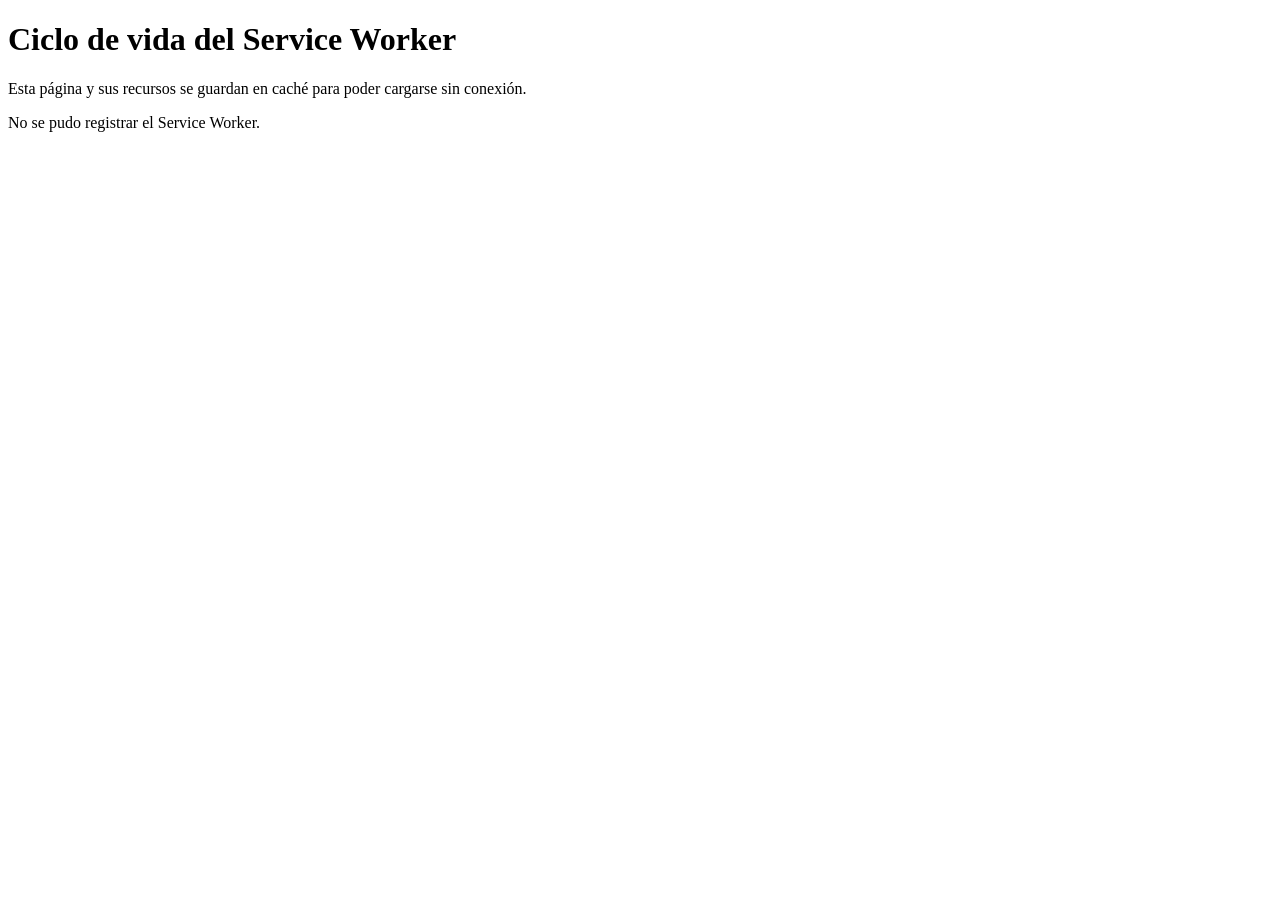
<file: Ejercicio3/index.html>
<!doctype html>
<html lang="es">
  <head>
    <meta charset="utf-8">
    <meta name="viewport" content="width=device-width, initial-scale=1">
    <title>Ciclo de vida del Service Worker</title>
    <script src="./main.js" defer></script>
  </head>
  <body>
    <main>
      <h1>Ciclo de vida del Service Worker</h1>
      <p>Esta página y sus recursos se guardan en caché para poder cargarse sin conexión.</p>
      <p id="sw-status" role="status">Comprobando compatibilidad con Service Workers…</p>
    </main>
  </body>
</html>
</file>
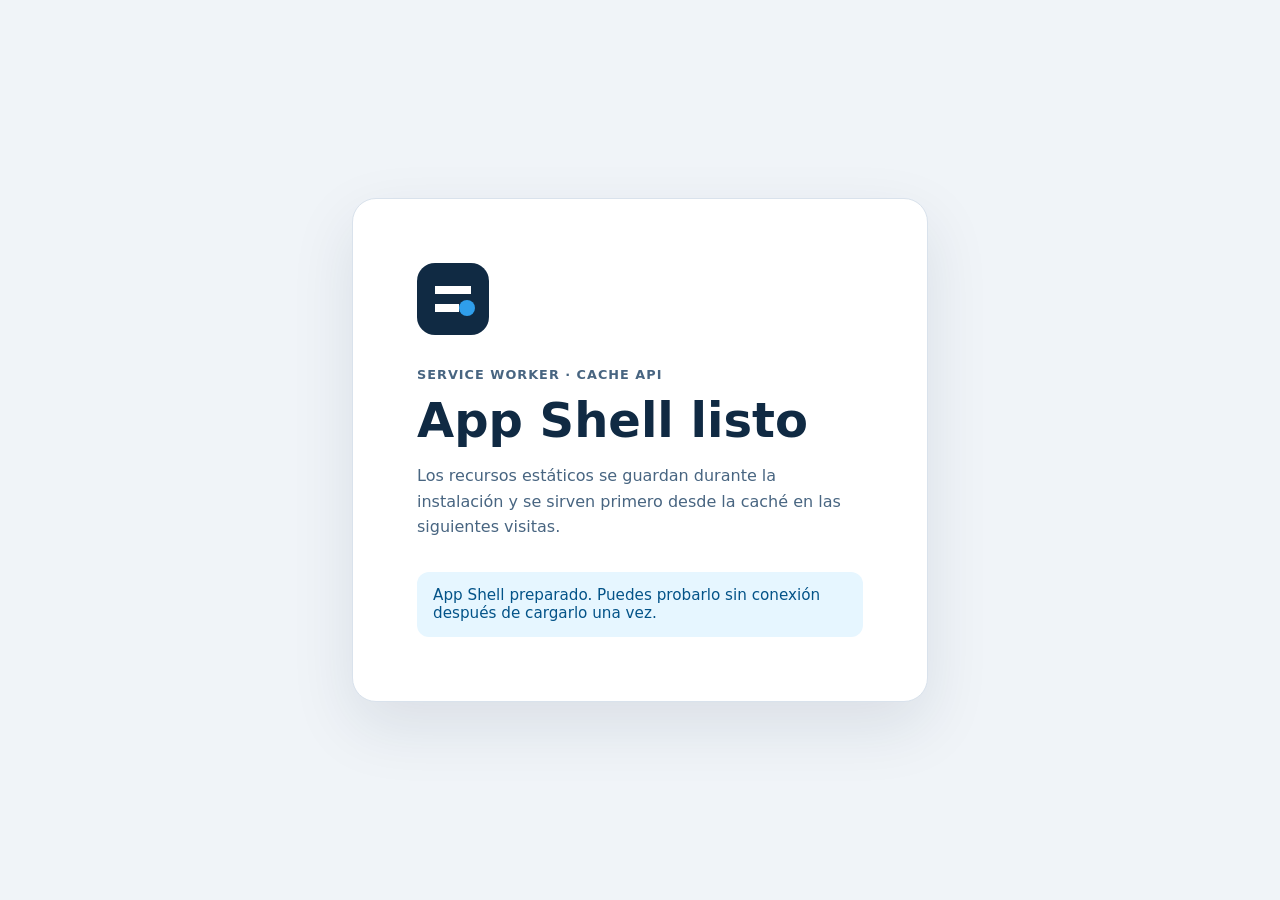
<file: Ejercicio4/index.html>
<!doctype html>
<html lang="es">
  <head>
    <meta charset="utf-8">
    <meta name="viewport" content="width=device-width, initial-scale=1">
    <meta name="theme-color" content="#102a43">
    <title>Cache-First · App Shell</title>
    <link rel="icon" href="./icon.svg" type="image/svg+xml">
    <link rel="stylesheet" href="./styles.css">
    <script src="./app.js" defer></script>
  </head>
  <body>
    <main class="app-shell">
      <img class="app-icon" src="./icon.svg" alt="" width="72" height="72">
      <p class="eyebrow">Service Worker · Cache API</p>
      <h1>App Shell listo</h1>
      <p class="intro">
        Los recursos estáticos se guardan durante la instalación y se sirven
        primero desde la caché en las siguientes visitas.
      </p>
      <p class="status" id="status" role="status" aria-live="polite">
        Comprobando soporte sin conexión…
      </p>
    </main>
  </body>
</html>
</file>
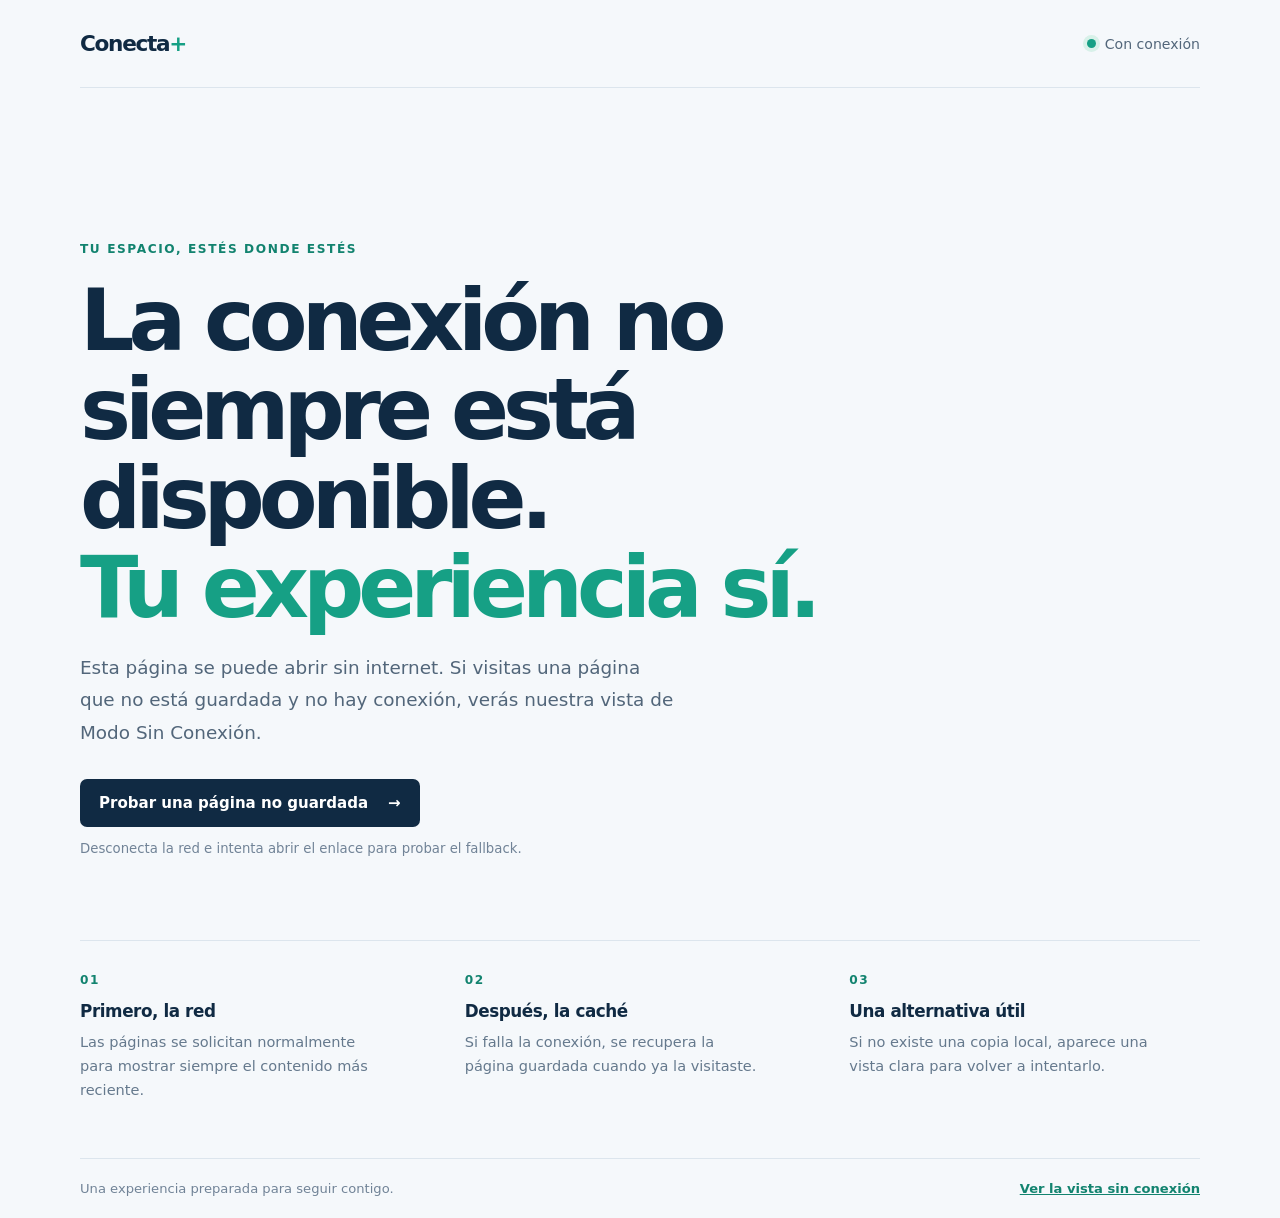
<file: Ejercicio5/index.html>
<!doctype html>
<html lang="es">
  <head>
    <meta charset="utf-8">
    <meta name="viewport" content="width=device-width, initial-scale=1">
    <meta name="theme-color" content="#102a43">
    <title>Experiencia sin conexión</title>
    <link rel="stylesheet" href="./styles.css">
    <script src="./app.js" defer></script>
  </head>
  <body>
    <main class="page">
      <header class="topbar">
        <a class="brand" href="./" aria-label="Inicio">Conecta<span>+</span></a>
        <p class="connection" id="connection-status" role="status" aria-live="polite">
          <span class="connection__dot" aria-hidden="true"></span>
          <span id="connection-label">Comprobando conexión…</span>
        </p>
      </header>

      <section class="hero" aria-labelledby="hero-title">
        <p class="eyebrow">Tu espacio, estés donde estés</p>
        <h1 id="hero-title">La conexión no siempre está disponible.<br><span>Tu experiencia sí.</span></h1>
        <p class="hero__text">
          Esta página se puede abrir sin internet. Si visitas una página que no
          está guardada y no hay conexión, verás nuestra vista de Modo Sin Conexión.
        </p>
        <a class="button" href="./pagina-no-guardada">
          Probar una página no guardada
          <span aria-hidden="true">→</span>
        </a>
        <p class="hint">Desconecta la red e intenta abrir el enlace para probar el fallback.</p>
      </section>

      <section class="features" aria-label="Cómo funciona">
        <article class="feature">
          <span class="feature__number">01</span>
          <h2>Primero, la red</h2>
          <p>Las páginas se solicitan normalmente para mostrar siempre el contenido más reciente.</p>
        </article>
        <article class="feature">
          <span class="feature__number">02</span>
          <h2>Después, la caché</h2>
          <p>Si falla la conexión, se recupera la página guardada cuando ya la visitaste.</p>
        </article>
        <article class="feature">
          <span class="feature__number">03</span>
          <h2>Una alternativa útil</h2>
          <p>Si no existe una copia local, aparece una vista clara para volver a intentarlo.</p>
        </article>
      </section>

      <footer class="footer">
        <span>Una experiencia preparada para seguir contigo.</span>
        <a href="./offline.html">Ver la vista sin conexión</a>
      </footer>
    </main>
  </body>
</html>
</file>
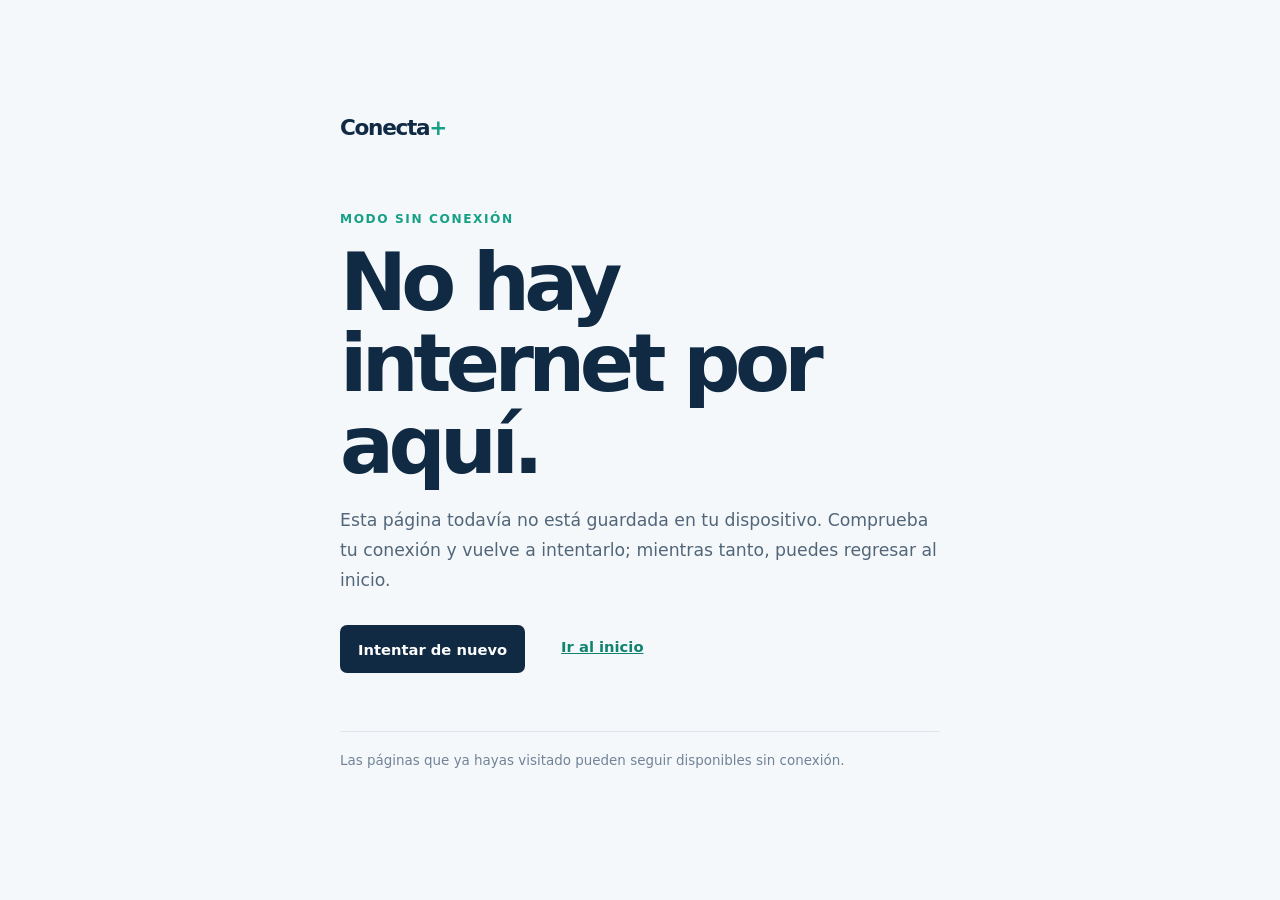
<file: Ejercicio5/offline.html>
<!doctype html>
<html lang="es">
  <head>
    <meta charset="utf-8">
    <meta name="viewport" content="width=device-width, initial-scale=1">
    <meta name="theme-color" content="#102a43">
    <title>Sin conexión | Conecta+</title>
    <style>
      :root {
        color-scheme: light;
        font-family: Inter, ui-sans-serif, system-ui, -apple-system, BlinkMacSystemFont, "Segoe UI", sans-serif;
        color: #102a43;
        background: #f5f8fb;
        font-synthesis: none;
        text-rendering: optimizeLegibility;
        -webkit-font-smoothing: antialiased;
        -moz-osx-font-smoothing: grayscale;
      }

      * { box-sizing: border-box; }

      body {
        display: grid;
        min-width: 320px;
        min-height: 100vh;
        margin: 0;
        padding: 24px;
        place-items: center;
      }

      main { width: min(100%, 600px); }

      .brand {
        margin: 0 0 72px;
        font-size: 1.35rem;
        font-weight: 800;
        letter-spacing: -0.06em;
      }

      .brand span,
      .eyebrow { color: #16a085; }

      .eyebrow {
        margin: 0 0 16px;
        font-size: 0.76rem;
        font-weight: 800;
        letter-spacing: 0.13em;
        text-transform: uppercase;
      }

      h1 {
        margin: 0 0 18px;
        font-size: clamp(2.8rem, 9vw, 5rem);
        line-height: 1.02;
        letter-spacing: -0.07em;
      }

      .message {
        margin: 0;
        color: #52667a;
        font-size: 1.08rem;
        line-height: 1.75;
      }

      .actions {
        display: flex;
        flex-wrap: wrap;
        align-items: center;
        gap: 18px;
        margin-top: 30px;
      }

      button,
      .home {
        min-height: 48px;
        padding: 13px 18px;
        border: 0;
        border-radius: 7px;
        font: inherit;
        font-size: 0.92rem;
        font-weight: 700;
        cursor: pointer;
      }

      button {
        color: #fff;
        background: #102a43;
      }

      .home { color: #12836f; }

      button:focus-visible,
      .home:focus-visible {
        outline: 3px solid #16a085;
        outline-offset: 4px;
      }

      .note {
        margin-top: 58px;
        padding-top: 18px;
        border-top: 1px solid #dce5ed;
        color: #718397;
        font-size: 0.84rem;
        line-height: 1.6;
      }
    </style>
  </head>
  <body>
    <main class="offline-card">
      <p class="brand">Conecta<span>+</span></p>
      <p class="eyebrow">Modo Sin Conexión</p>
      <h1>No hay internet por aquí.</h1>
      <p class="message">
        Esta página todavía no está guardada en tu dispositivo. Comprueba tu
        conexión y vuelve a intentarlo; mientras tanto, puedes regresar al inicio.
      </p>
      <div class="actions">
        <button type="button" onclick="window.location.reload()">Intentar de nuevo</button>
        <a class="home" href="./">Ir al inicio</a>
      </div>
      <p class="note">Las páginas que ya hayas visitado pueden seguir disponibles sin conexión.</p>
    </main>
  </body>
</html>
</file>
<file: Ejercicio4/styles.css>
:root {
  color-scheme: light;
  font-family: system-ui, -apple-system, BlinkMacSystemFont, "Segoe UI", sans-serif;
  color: #102a43;
  background: #f0f4f8;
}

* {
  box-sizing: border-box;
}

body {
  min-height: 100vh;
  margin: 0;
  display: grid;
  place-items: center;
  padding: 1.5rem;
}

.app-shell {
  width: min(100%, 36rem);
  padding: clamp(2rem, 7vw, 4rem);
  border: 1px solid #d9e2ec;
  border-radius: 1.5rem;
  background: #fff;
  box-shadow: 0 1.5rem 4rem rgb(16 42 67 / 10%);
}

.app-icon {
  display: block;
  margin-bottom: 2rem;
}

.eyebrow {
  margin: 0 0 0.75rem;
  color: #486581;
  font-size: 0.8rem;
  font-weight: 700;
  letter-spacing: 0.08em;
  text-transform: uppercase;
}

h1 {
  margin: 0;
  font-size: clamp(2rem, 7vw, 3rem);
  line-height: 1.1;
}

.intro {
  margin: 1rem 0 2rem;
  color: #486581;
  line-height: 1.6;
}

.status {
  margin: 0;
  padding: 0.9rem 1rem;
  border-radius: 0.75rem;
  background: #e6f6ff;
  color: #035388;
  font-size: 0.95rem;
}
</file>
<file: Ejercicio5/styles.css>
:root {
  color-scheme: light;
  font-family: Inter, ui-sans-serif, system-ui, -apple-system, BlinkMacSystemFont, "Segoe UI", sans-serif;
  font-synthesis: none;
  text-rendering: optimizeLegibility;
  -webkit-font-smoothing: antialiased;
  -moz-osx-font-smoothing: grayscale;
  color: #102a43;
  background: #f5f8fb;
}

* {
  box-sizing: border-box;
}

body {
  min-width: 320px;
  min-height: 100vh;
  margin: 0;
}

a {
  color: inherit;
}

.page {
  width: min(1120px, calc(100% - 48px));
  margin: 0 auto;
}

.topbar {
  display: flex;
  align-items: center;
  justify-content: space-between;
  min-height: 88px;
  border-bottom: 1px solid #dce5ed;
}

.brand {
  font-size: 1.35rem;
  font-weight: 800;
  letter-spacing: -0.06em;
  text-decoration: none;
}

.brand span {
  color: #16a085;
}

.connection {
  display: flex;
  align-items: center;
  gap: 9px;
  margin: 0;
  color: #52667a;
  font-size: 0.88rem;
}

.connection__dot {
  width: 9px;
  height: 9px;
  border-radius: 50%;
  background: #e0a126;
  box-shadow: 0 0 0 4px #f9edcf;
}

.connection.is-online .connection__dot {
  background: #16a085;
  box-shadow: 0 0 0 4px #d8f1e9;
}

.connection.is-offline .connection__dot {
  background: #d95757;
  box-shadow: 0 0 0 4px #f8dfdf;
}

.hero {
  max-width: 760px;
  padding: clamp(76px, 12vw, 142px) 0 84px;
}

.eyebrow,
.feature__number {
  color: #12836f;
  font-size: 0.76rem;
  font-weight: 800;
  letter-spacing: 0.13em;
  text-transform: uppercase;
}

h1 {
  margin: 20px 0;
  font-size: clamp(2.7rem, 7vw, 5.35rem);
  line-height: 1.04;
  letter-spacing: -0.07em;
}

h1 span {
  color: #16a085;
}

.hero__text {
  max-width: 600px;
  margin: 0 0 30px;
  color: #52667a;
  font-size: clamp(1rem, 2vw, 1.15rem);
  line-height: 1.75;
}

.button {
  display: inline-flex;
  align-items: center;
  gap: 20px;
  padding: 15px 19px;
  border-radius: 7px;
  color: #fff;
  background: #102a43;
  font-size: 0.94rem;
  font-weight: 700;
  text-decoration: none;
  transition: background 160ms ease, transform 160ms ease;
}

.button:hover {
  background: #1c4567;
  transform: translateY(-2px);
}

.button:focus-visible,
.footer a:focus-visible,
.offline-card a:focus-visible {
  outline: 3px solid #16a085;
  outline-offset: 4px;
}

.hint {
  margin: 14px 0 0;
  color: #718397;
  font-size: 0.83rem;
}

.features {
  display: grid;
  grid-template-columns: repeat(3, 1fr);
  gap: 34px;
  padding: 28px 0 56px;
  border-top: 1px solid #dce5ed;
}

.feature__number {
  display: inline-block;
  margin-bottom: 14px;
}

.feature h2 {
  margin: 0 0 9px;
  font-size: 1.05rem;
  letter-spacing: -0.025em;
}

.feature p {
  max-width: 300px;
  margin: 0;
  color: #65798d;
  font-size: 0.91rem;
  line-height: 1.65;
}

.footer {
  display: flex;
  justify-content: space-between;
  gap: 18px;
  padding: 22px 0;
  border-top: 1px solid #dce5ed;
  color: #718397;
  font-size: 0.82rem;
}

.footer a {
  color: #12836f;
  font-weight: 700;
}

@media (max-width: 700px) {
  .page {
    width: min(100% - 36px, 560px);
  }

  .topbar {
    min-height: 72px;
  }

  .hero {
    padding: 82px 0 66px;
  }

  .features {
    grid-template-columns: 1fr;
    gap: 25px;
  }

  .footer {
    flex-direction: column;
  }
}

@media (prefers-reduced-motion: reduce) {
  *,
  *::before,
  *::after {
    scroll-behavior: auto !important;
    transition-duration: 0.01ms !important;
  }
}
</file>
